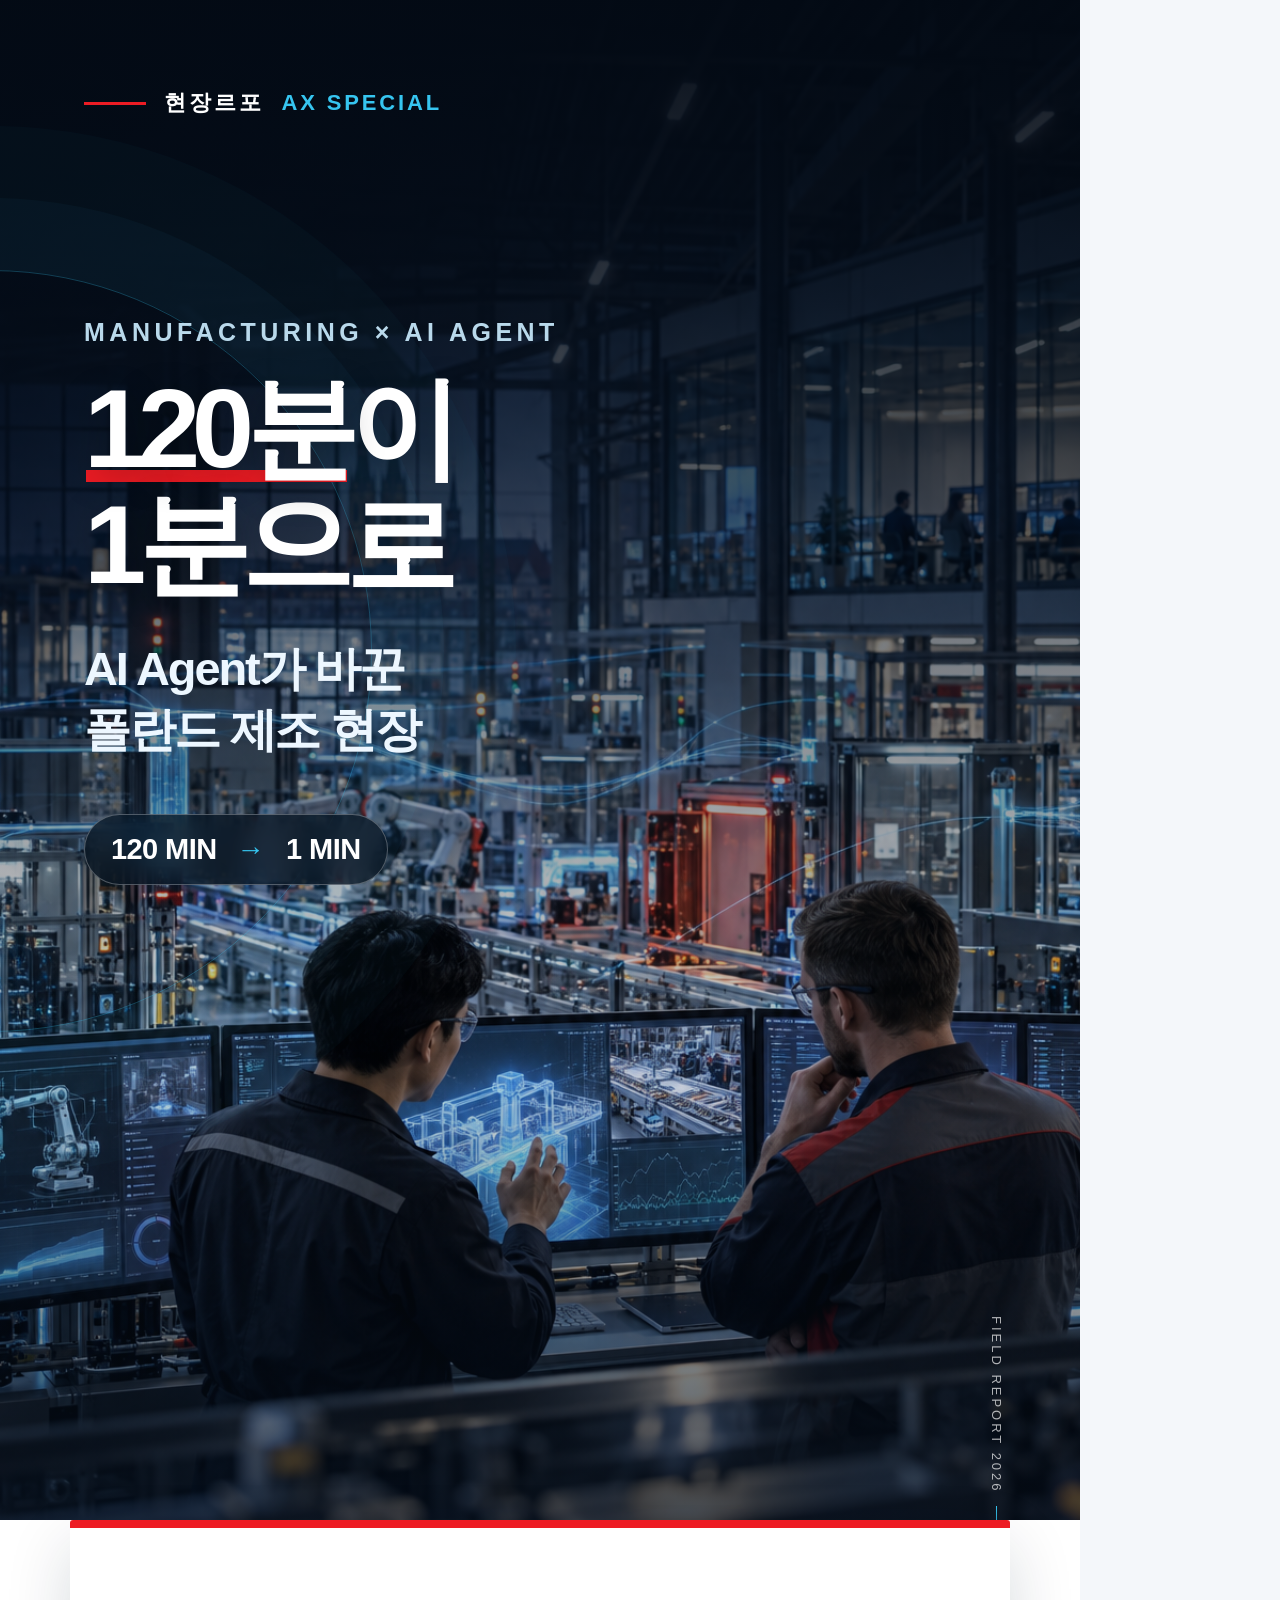
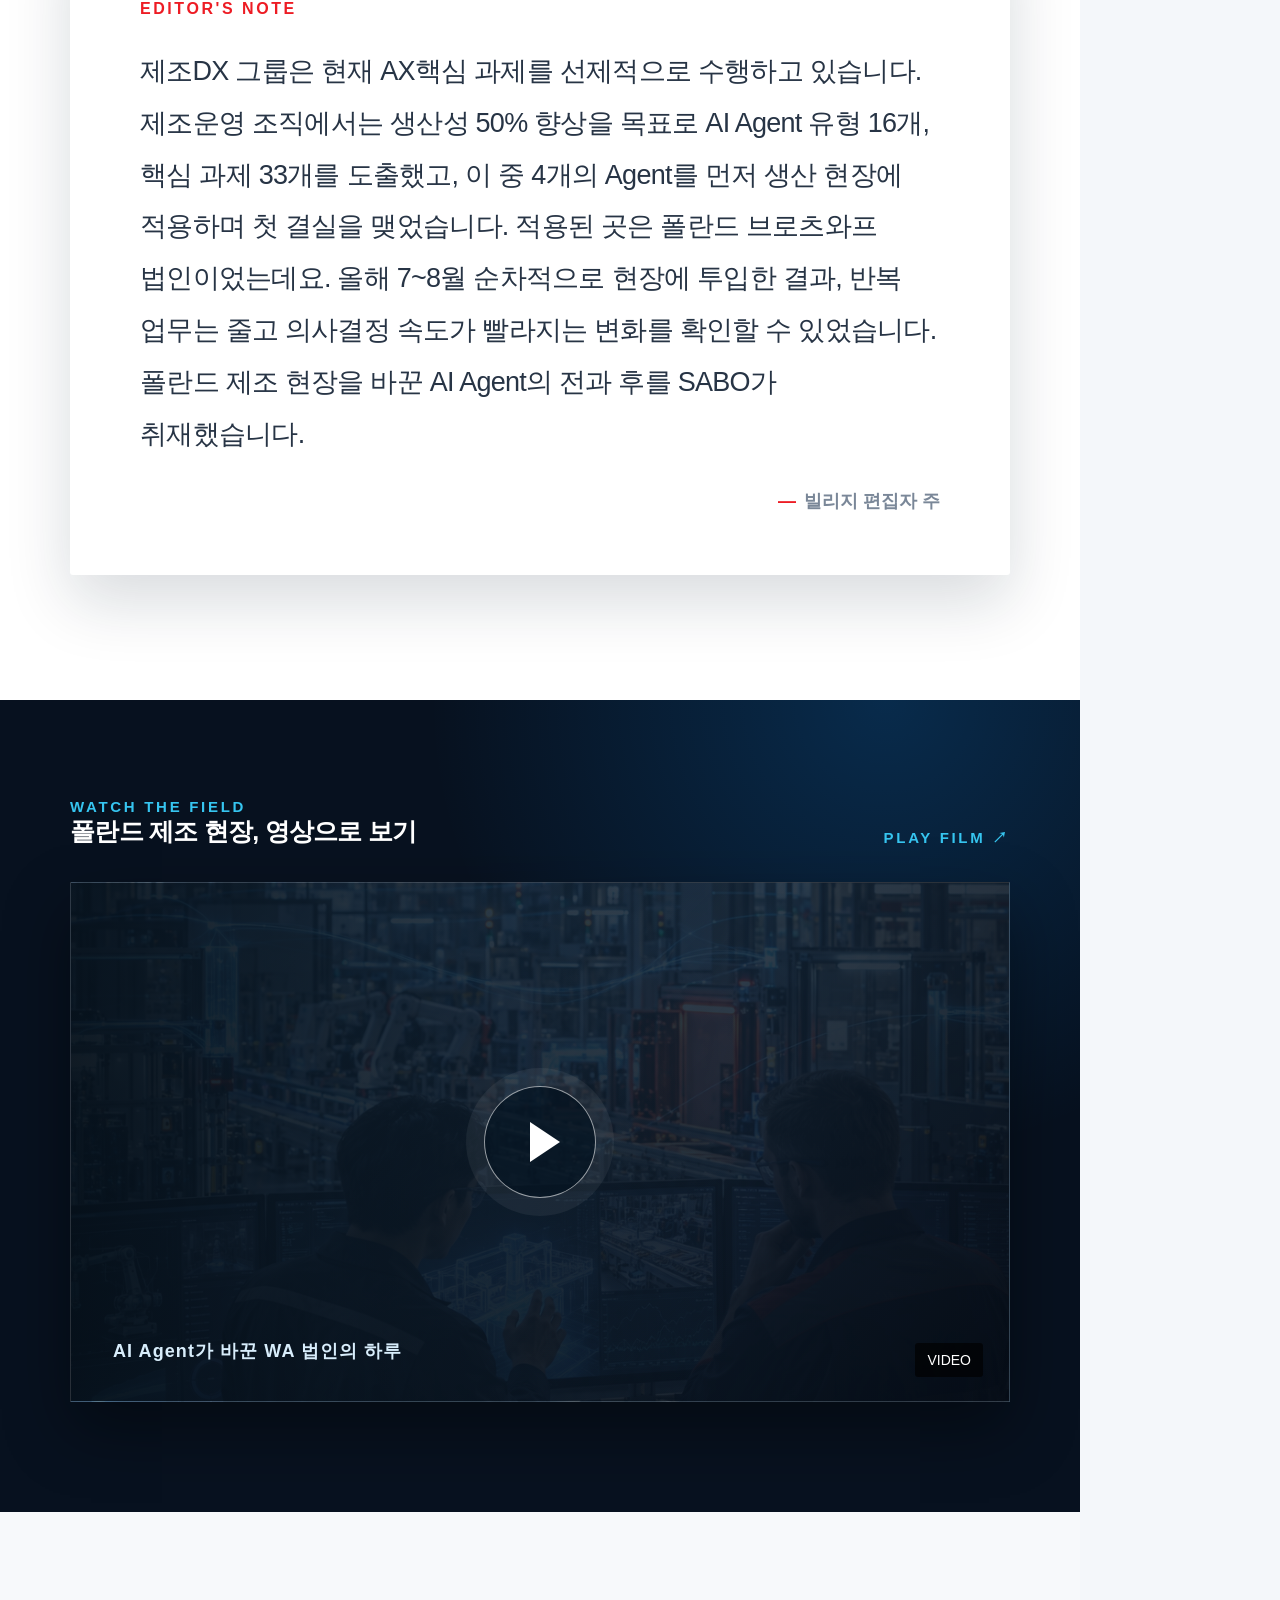
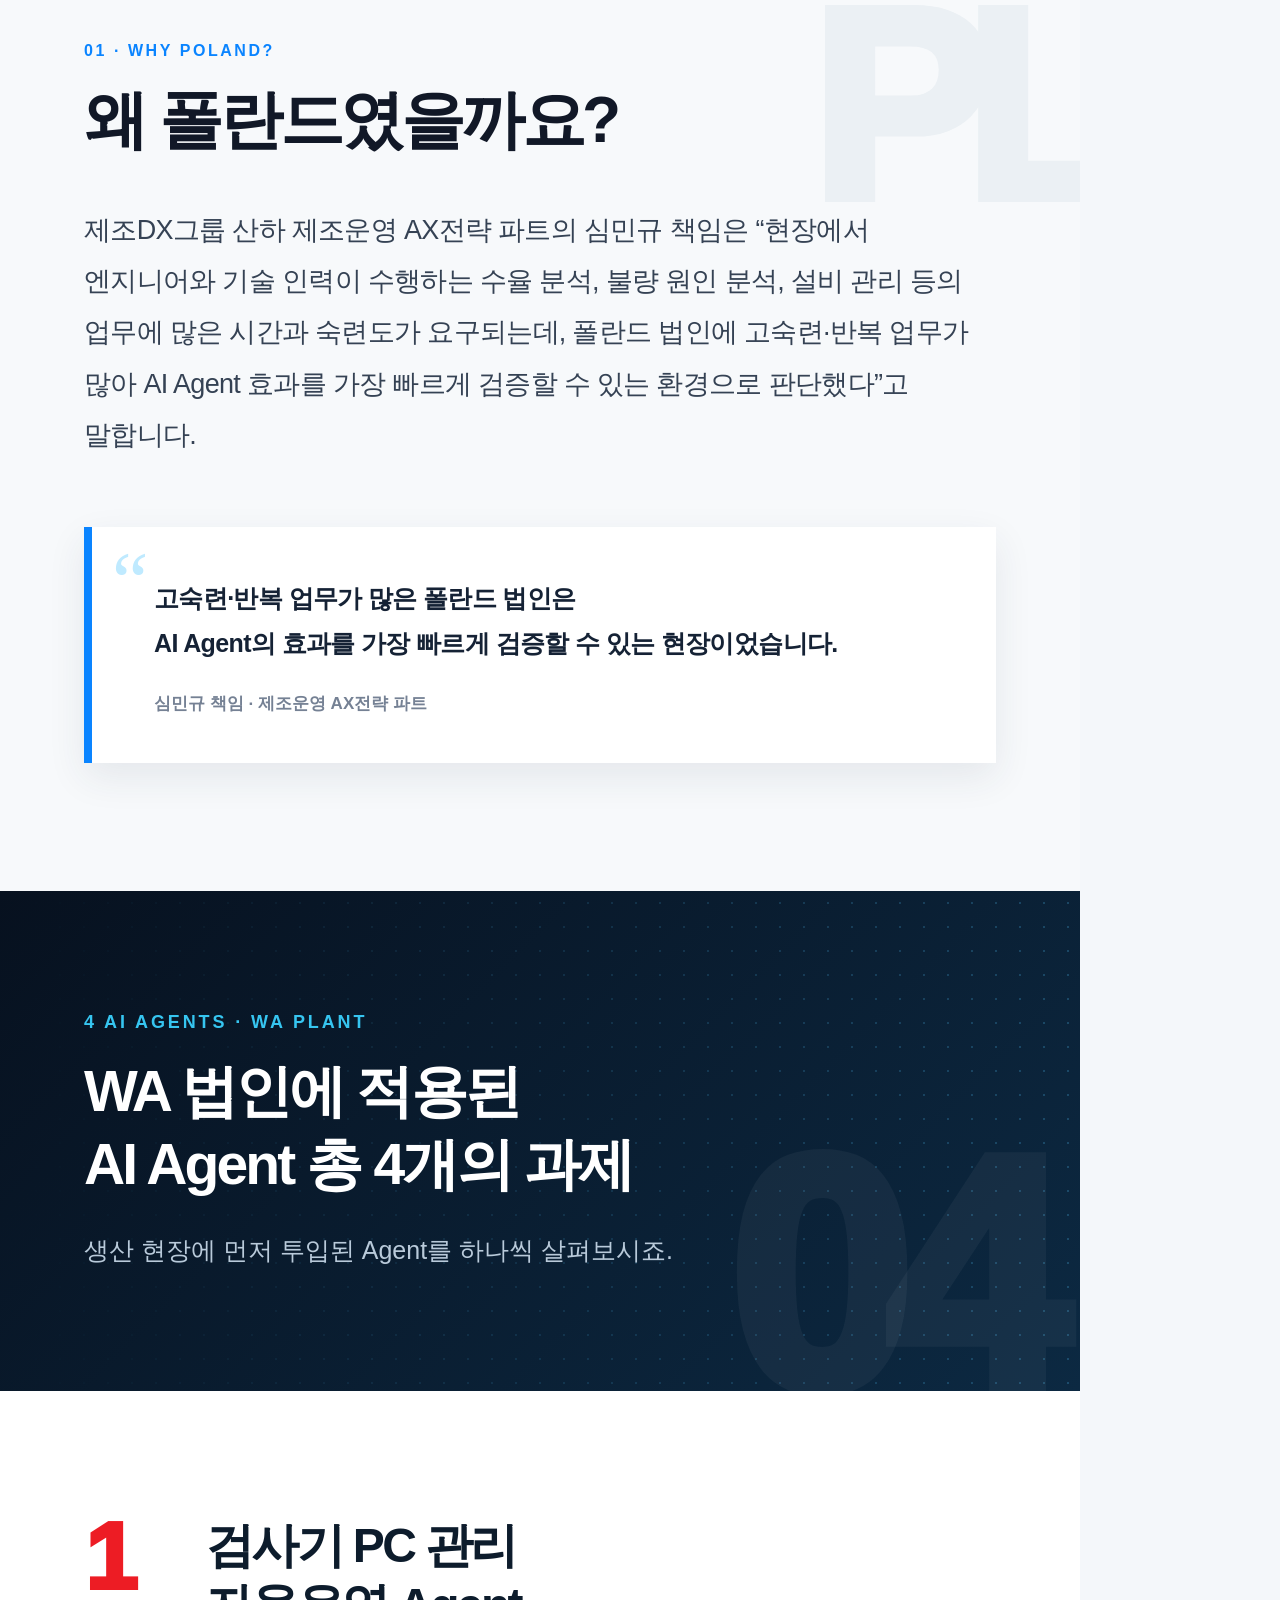
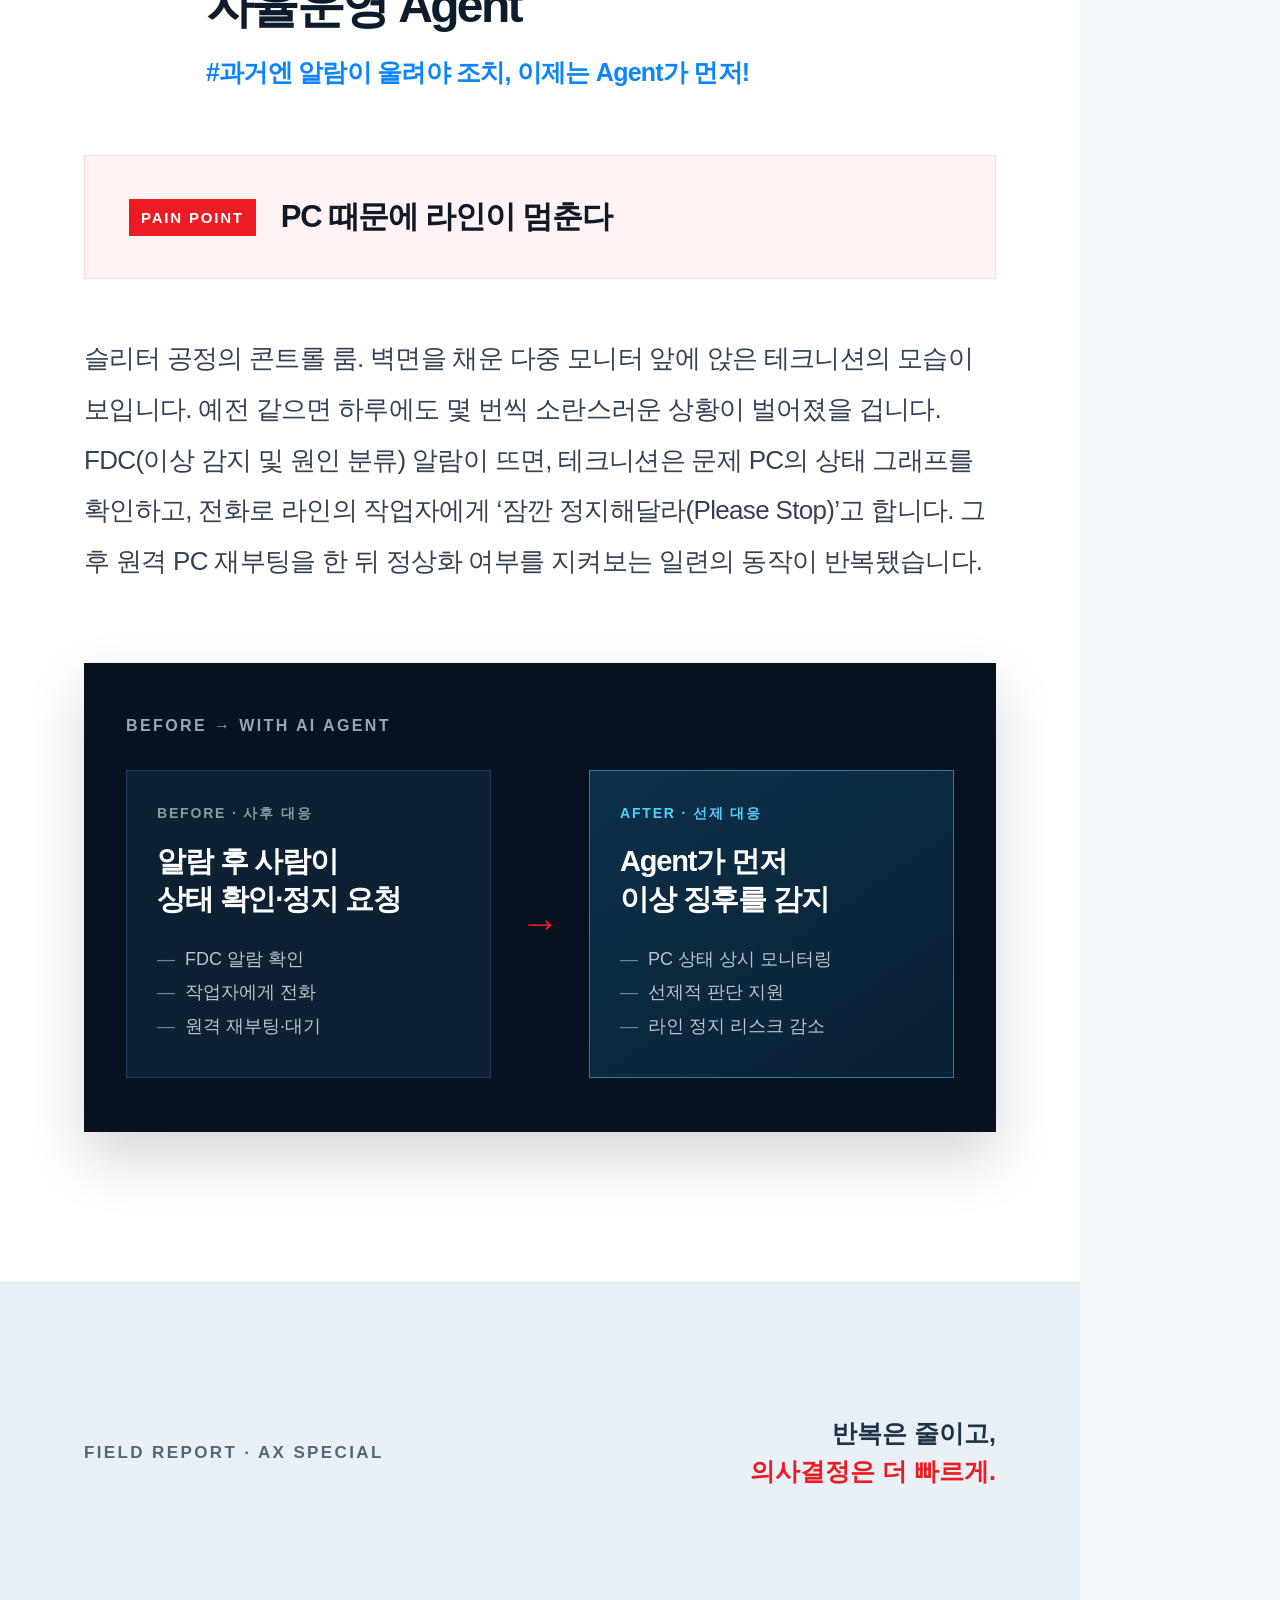
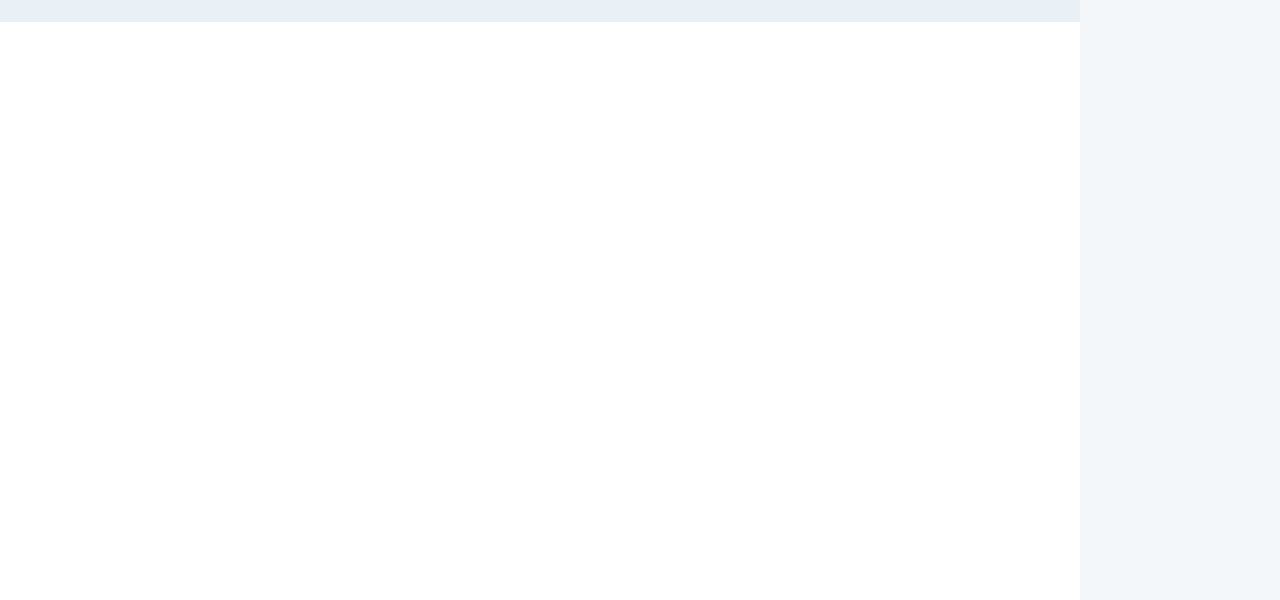
<file: output/ax-event-page/index.html>
<!doctype html>
<html lang="ko">
<head>
  <meta charset="utf-8" />
  <meta name="viewport" content="width=1080, initial-scale=1" />
  <title>현장르포 AX특집</title>
  <style>
    :root{
      --navy:#07111f;
      --navy2:#0b1d31;
      --ink:#111827;
      --muted:#667085;
      --blue:#36c5f0;
      --blue2:#0a84ff;
      --red:#ed1c24;
      --paper:#f4f7fa;
    }
    *{box-sizing:border-box}
    html,body{margin:0;width:1080px;background:var(--paper);font-family:"Pretendard","Noto Sans KR","Malgun Gothic",sans-serif;color:var(--ink);word-break:keep-all}
    body{overflow-x:hidden}
    .page{width:1080px;min-height:7000px;background:#fff;position:relative;overflow:hidden}
    .hero{height:1640px;position:relative;color:#fff;background:var(--navy) url('./factory-hero.png') center bottom/cover no-repeat;overflow:hidden}
    .hero:before{content:"";position:absolute;inset:0;background:linear-gradient(180deg,rgba(3,10,20,.94) 0%,rgba(4,12,23,.72) 26%,rgba(5,14,26,.14) 66%,rgba(5,14,26,.92) 100%)}
    .hero:after{content:"";position:absolute;width:760px;height:760px;border-radius:50%;left:-390px;top:270px;border:1px solid rgba(54,197,240,.28);box-shadow:0 0 0 72px rgba(54,197,240,.035),0 0 0 144px rgba(54,197,240,.025)}
    .hero-inner{position:relative;z-index:2;padding:88px 84px}
    .edition{display:flex;align-items:center;gap:18px;font-size:22px;font-weight:800;letter-spacing:.13em;text-transform:uppercase}
    .edition .line{width:62px;height:3px;background:var(--red)}
    .edition .special{color:var(--blue)}
    .hero-copy{margin-top:200px}
    .kicker{font-size:25px;font-weight:700;letter-spacing:.18em;color:#b9d9eb;margin-bottom:24px}
    h1{margin:0;font-size:112px;line-height:1.04;letter-spacing:-.075em;font-weight:900;text-shadow:0 8px 36px rgba(0,0,0,.32)}
    h1 .accent{color:#fff;position:relative;display:inline-block}
    h1 .accent:after{content:"";position:absolute;left:2px;right:2px;bottom:5px;height:12px;background:var(--red);z-index:-1}
    .subtitle{margin-top:34px;font-size:47px;line-height:1.3;font-weight:750;letter-spacing:-.045em;color:#edf7ff}
    .time-chip{margin-top:54px;display:inline-flex;align-items:center;gap:20px;border:1px solid rgba(255,255,255,.28);background:rgba(5,18,32,.72);backdrop-filter:blur(12px);padding:18px 26px;border-radius:999px;font-size:19px;font-weight:800;letter-spacing:.08em}
    .time-chip strong{font-size:29px;letter-spacing:-.02em}.time-chip .arrow{color:var(--blue);font-size:28px}
    .scroll-cue{position:absolute;z-index:2;right:76px;bottom:62px;writing-mode:vertical-rl;font-size:13px;letter-spacing:.23em;color:rgba(255,255,255,.68);display:flex;align-items:center;gap:12px}
    .scroll-cue:after{content:"";width:1px;height:72px;background:linear-gradient(var(--blue),transparent)}

    .intro-wrap{position:relative;background:#fff;padding:0 70px 125px}
    .intro-card{position:relative;margin-top:-120px;z-index:4;background:#fff;border-radius:3px;padding:72px 70px 62px;box-shadow:0 26px 65px rgba(15,33,51,.16);border-top:8px solid var(--red)}
    .intro-card .tag{font-size:16px;letter-spacing:.16em;font-weight:900;color:var(--red);margin-bottom:28px}
    .intro-card p{margin:0;font-size:27px;line-height:1.92;letter-spacing:-.027em;color:#273445}
    .editor-note{margin-top:28px;text-align:right;font-size:18px;font-weight:750;color:#7a8798}
    .editor-note span{color:var(--red);margin-right:8px}

    .video-section{background:var(--navy);padding:98px 70px 110px;color:#fff;position:relative}
    .video-section:before{content:"";position:absolute;inset:0;background:radial-gradient(circle at 82% 0%,rgba(13,147,255,.2),transparent 38%)}
    .section-head{position:relative;z-index:2;display:flex;justify-content:space-between;align-items:end;margin-bottom:34px}
    .section-no{font-size:15px;letter-spacing:.18em;font-weight:800;color:var(--blue)}
    .section-label{font-size:25px;font-weight:850;letter-spacing:-.03em}
    .video{height:520px;position:relative;z-index:2;border:1px solid rgba(255,255,255,.14);background:linear-gradient(135deg,rgba(31,58,82,.78),rgba(5,12,22,.96)),url('./factory-hero.png') center 64%/cover no-repeat;box-shadow:0 28px 60px rgba(0,0,0,.4);overflow:hidden}
    .video:before{content:"";position:absolute;inset:0;background:linear-gradient(90deg,rgba(2,10,18,.8),transparent 72%)}
    .play{position:absolute;width:112px;height:112px;border-radius:50%;left:50%;top:50%;transform:translate(-50%,-50%);border:1px solid rgba(255,255,255,.58);background:rgba(5,20,34,.66);display:grid;place-items:center;box-shadow:0 0 0 18px rgba(255,255,255,.06)}
    .play:after{content:"";margin-left:9px;border-left:30px solid #fff;border-top:20px solid transparent;border-bottom:20px solid transparent}
    .video-title{position:absolute;left:42px;bottom:38px;font-size:18px;font-weight:800;letter-spacing:.06em;color:#d8edfb}
    .video-time{position:absolute;right:26px;bottom:24px;background:rgba(0,0,0,.68);padding:9px 12px;font-size:14px;border-radius:3px}

    .why{padding:130px 84px 128px;background:#f7f9fb;position:relative;overflow:hidden}
    .why .ghost{position:absolute;right:-18px;top:42px;font-size:270px;font-weight:950;color:#ebf0f4;letter-spacing:-.1em}
    .eyebrow{position:relative;font-size:16px;font-weight:900;color:var(--blue2);letter-spacing:.16em;text-transform:uppercase}
    .why h2{position:relative;margin:23px 0 48px;font-size:64px;line-height:1.16;letter-spacing:-.055em}
    .why p{position:relative;margin:0;font-size:27px;line-height:1.9;letter-spacing:-.025em;color:#354254}
    .quote{position:relative;margin-top:66px;padding:49px 52px 48px 62px;background:#fff;border-left:8px solid var(--blue2);box-shadow:0 14px 36px rgba(41,58,76,.09)}
    .quote:before{content:"“";position:absolute;left:20px;top:8px;color:#bfeaff;font-family:Georgia,serif;font-size:82px}
    .quote p{font-size:25px;line-height:1.8;font-weight:720;color:#152235}
    .quote .who{margin-top:26px;font-size:17px;color:#758194;font-weight:800}

    .agents-intro{height:500px;background:linear-gradient(135deg,#07111f,#0c2942);color:#fff;display:flex;align-items:center;padding:0 84px;position:relative;overflow:hidden}
    .agents-intro:after{content:"04";position:absolute;right:42px;bottom:-78px;font-size:330px;font-weight:950;color:rgba(255,255,255,.045);letter-spacing:-.08em}
    .agents-intro .dot-grid{position:absolute;inset:0;background-image:radial-gradient(rgba(83,200,255,.23) 1px,transparent 1px);background-size:24px 24px;mask-image:linear-gradient(90deg,transparent,black)}
    .agents-intro .copy{position:relative;z-index:2;max-width:770px}
    .agents-intro .small{font-size:18px;letter-spacing:.16em;color:var(--blue);font-weight:900}
    .agents-intro h2{margin:22px 0 0;font-size:57px;line-height:1.28;letter-spacing:-.05em}
    .agents-intro p{font-size:25px;line-height:1.7;color:#b9cada;margin:28px 0 0}

    .agent{padding:125px 84px 150px;background:#fff}
    .agent-top{display:flex;align-items:flex-start;gap:32px}
    .agent-num{flex:0 0 90px;font-size:95px;line-height:.88;color:var(--red);font-weight:950;letter-spacing:-.09em}
    .agent h2{font-size:48px;line-height:1.24;margin:0;color:#0d1c2c;letter-spacing:-.055em}
    .agent .hash{font-size:25px;color:var(--blue2);font-weight:850;margin:21px 0 0;letter-spacing:-.03em}
    .pain{margin-top:66px;background:#fff3f3;border:1px solid #ffd7d9;padding:40px 44px;display:flex;gap:25px;align-items:center}
    .pain .badge{background:var(--red);color:#fff;font-size:15px;font-weight:900;letter-spacing:.12em;padding:10px 12px}
    .pain strong{font-size:31px;letter-spacing:-.04em}
    .agent-body{margin:54px 0 0;font-size:26px;line-height:1.95;letter-spacing:-.026em;color:#344255}

    .flow{margin-top:76px;background:#07111f;padding:54px 42px;color:#fff;box-shadow:0 26px 54px rgba(9,26,43,.17)}
    .flow-title{font-size:16px;letter-spacing:.15em;color:#91a9ba;font-weight:900;margin-bottom:35px}
    .flow-row{display:grid;grid-template-columns:1fr 62px 1fr;gap:18px;align-items:center}
    .flow-card{min-height:260px;padding:34px 30px;background:#0e2134;border:1px solid #213d55;position:relative}
    .flow-card.after{background:linear-gradient(145deg,#0d3149,#0b2033);border-color:#1b81b2}
    .flow-card .cap{font-size:14px;letter-spacing:.13em;font-weight:900;color:#879aaa}
    .flow-card.after .cap{color:#52d0ff}
    .flow-card h3{font-size:29px;line-height:1.3;margin:20px 0 25px;letter-spacing:-.04em}
    .flow-card ul{margin:0;padding:0;list-style:none;color:#b6c5d0;font-size:18px;line-height:1.85}
    .flow-card li:before{content:"—";color:#68859a;margin-right:10px}
    .flow-arrow{text-align:center;font-size:40px;color:var(--red);font-weight:900}
    .closing{height:340px;background:#eaf1f6;display:flex;align-items:center;justify-content:space-between;padding:0 84px;border-top:1px solid #d9e4eb}
    .closing .left{font-size:17px;letter-spacing:.14em;font-weight:900;color:#536679}
    .closing .right{text-align:right;font-size:25px;line-height:1.5;font-weight:800;color:#1f3348}
    .closing .right span{color:var(--red)}
  </style>
</head>
<body>
  <main class="page">
    <section class="hero">
      <div class="hero-inner">
        <div class="edition"><span class="line"></span><span>현장르포</span><span class="special">AX SPECIAL</span></div>
        <div class="hero-copy">
          <div class="kicker">MANUFACTURING × AI AGENT</div>
          <h1><span class="accent">120분</span>이<br>1분으로</h1>
          <div class="subtitle">AI Agent가 바꾼<br>폴란드 제조 현장</div>
          <div class="time-chip"><strong>120 MIN</strong><span class="arrow">→</span><strong>1 MIN</strong></div>
        </div>
      </div>
      <div class="scroll-cue">FIELD REPORT 2026</div>
    </section>

    <section class="intro-wrap">
      <div class="intro-card">
        <div class="tag">EDITOR'S NOTE</div>
        <p>제조DX 그룹은 현재 AX핵심 과제를 선제적으로 수행하고 있습니다. 제조운영 조직에서는 생산성 50% 향상을 목표로 AI Agent 유형 16개, 핵심 과제 33개를 도출했고, 이 중 4개의 Agent를 먼저 생산 현장에 적용하며 첫 결실을 맺었습니다. 적용된 곳은 폴란드 브로츠와프 법인이었는데요. 올해 7~8월 순차적으로 현장에 투입한 결과, 반복 업무는 줄고 의사결정 속도가 빨라지는 변화를 확인할 수 있었습니다. 폴란드 제조 현장을 바꾼 AI Agent의 전과 후를 SABO가 취재했습니다.</p>
        <div class="editor-note"><span>—</span>빌리지 편집자 주</div>
      </div>
    </section>

    <section class="video-section">
      <div class="section-head">
        <div><div class="section-no">WATCH THE FIELD</div><div class="section-label">폴란드 제조 현장, 영상으로 보기</div></div>
        <div class="section-no">PLAY FILM ↗</div>
      </div>
      <div class="video">
        <div class="play"></div>
        <div class="video-title">AI Agent가 바꾼 WA 법인의 하루</div>
        <div class="video-time">VIDEO</div>
      </div>
    </section>

    <section class="why">
      <div class="ghost">PL</div>
      <div class="eyebrow">01 · Why Poland?</div>
      <h2>왜 폴란드였을까요?</h2>
      <p>제조DX그룹 산하 제조운영 AX전략 파트의 심민규 책임은 “현장에서 엔지니어와 기술 인력이 수행하는 수율 분석, 불량 원인 분석, 설비 관리 등의 업무에 많은 시간과 숙련도가 요구되는데, 폴란드 법인에 고숙련·반복 업무가 많아 AI Agent 효과를 가장 빠르게 검증할 수 있는 환경으로 판단했다”고 말합니다.</p>
      <div class="quote">
        <p>고숙련·반복 업무가 많은 폴란드 법인은<br>AI Agent의 효과를 가장 빠르게 검증할 수 있는 현장이었습니다.</p>
        <div class="who">심민규 책임 · 제조운영 AX전략 파트</div>
      </div>
    </section>

    <section class="agents-intro">
      <div class="dot-grid"></div>
      <div class="copy">
        <div class="small">4 AI AGENTS · WA PLANT</div>
        <h2>WA 법인에 적용된<br>AI Agent 총 4개의 과제</h2>
        <p>생산 현장에 먼저 투입된 Agent를 하나씩 살펴보시죠.</p>
      </div>
    </section>

    <section class="agent">
      <div class="agent-top">
        <div class="agent-num">1</div>
        <div>
          <h2>검사기 PC 관리<br>자율운영 Agent</h2>
          <div class="hash">#과거엔 알람이 울려야 조치, 이제는 Agent가 먼저!</div>
        </div>
      </div>

      <div class="pain"><span class="badge">PAIN POINT</span><strong>PC 때문에 라인이 멈춘다</strong></div>
      <p class="agent-body">슬리터 공정의 콘트롤 룸. 벽면을 채운 다중 모니터 앞에 앉은 테크니션의 모습이 보입니다. 예전 같으면 하루에도 몇 번씩 소란스러운 상황이 벌어졌을 겁니다. FDC(이상 감지 및 원인 분류) 알람이 뜨면, 테크니션은 문제 PC의 상태 그래프를 확인하고, 전화로 라인의 작업자에게 ‘잠깐 정지해달라(Please Stop)’고 합니다. 그 후 원격 PC 재부팅을 한 뒤 정상화 여부를 지켜보는 일련의 동작이 반복됐습니다.</p>

      <div class="flow">
        <div class="flow-title">BEFORE → WITH AI AGENT</div>
        <div class="flow-row">
          <div class="flow-card">
            <div class="cap">BEFORE · 사후 대응</div>
            <h3>알람 후 사람이<br>상태 확인·정지 요청</h3>
            <ul><li>FDC 알람 확인</li><li>작업자에게 전화</li><li>원격 재부팅·대기</li></ul>
          </div>
          <div class="flow-arrow">→</div>
          <div class="flow-card after">
            <div class="cap">AFTER · 선제 대응</div>
            <h3>Agent가 먼저<br>이상 징후를 감지</h3>
            <ul><li>PC 상태 상시 모니터링</li><li>선제적 판단 지원</li><li>라인 정지 리스크 감소</li></ul>
          </div>
        </div>
      </div>
    </section>

    <footer class="closing">
      <div class="left">FIELD REPORT · AX SPECIAL</div>
      <div class="right">반복은 줄이고,<br><span>의사결정은 더 빠르게.</span></div>
    </footer>
  </main>
</body>
</html>
</file>
